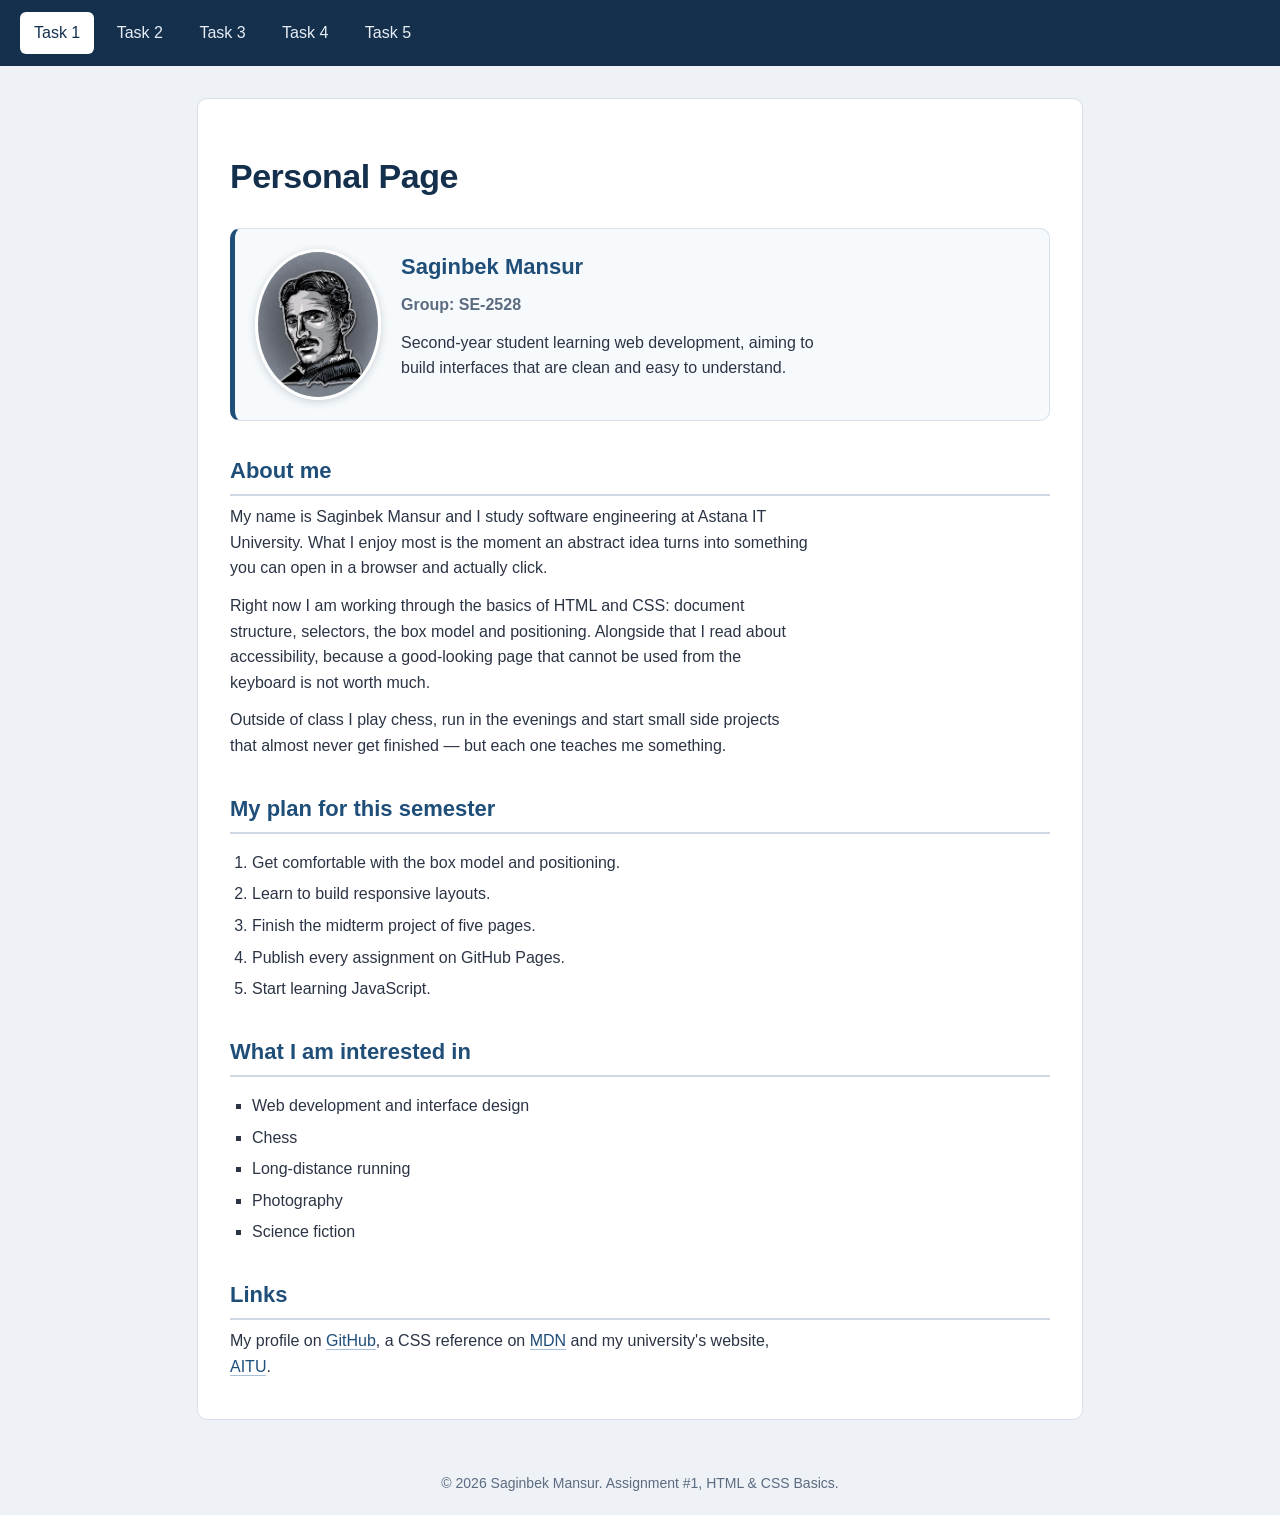
<file: index.html>
<!DOCTYPE html>
<html lang="en">
<head>
  <meta charset="UTF-8">
  <meta name="viewport" content="width=device-width, initial-scale=1.0">
  <title>Task 1 — Personal Page</title>
  <link rel="stylesheet" href="styles.css">
</head>
<body>

  <nav class="navbar">
    <a class="nav-link active" href="index.html">Task 1</a>
    <a class="nav-link" href="task2.html">Task 2</a>
    <a class="nav-link" href="task3.html">Task 3</a>
    <a class="nav-link" href="task4.html">Task 4</a>
    <a class="nav-link" href="task5.html">Task 5</a>
  </nav>

  <main class="page">

    <h1 id="page-title">Personal Page</h1>

    <section class="profile-card">
      <img class="avatar" src="nikola-tesla-3909844_1280.jpg" alt="Portrait of Saginbek Mansur">
      <div class="profile-info">
        <h2>Saginbek Mansur</h2>
        <p class="group">Group: SE-2528</p>
        <p>Second-year student learning web development, aiming to build
           interfaces that are clean and easy to understand.</p>
      </div>
    </section>

    <h2>About me</h2>
    <p>
      My name is Saginbek Mansur and I study software engineering at
      Astana IT University. What I enjoy most is the moment an abstract idea
      turns into something you can open in a browser and actually click.
    </p>
    <p>
      Right now I am working through the basics of HTML and CSS: document
      structure, selectors, the box model and positioning. Alongside that I read
      about accessibility, because a good-looking page that cannot be used from
      the keyboard is not worth much.
    </p>
    <p>
      Outside of class I play chess, run in the evenings and start small side
      projects that almost never get finished — but each one teaches me something.
    </p>

    <h2>My plan for this semester</h2>
    <ol class="plan-list">
      <li>Get comfortable with the box model and positioning.</li>
      <li>Learn to build responsive layouts.</li>
      <li>Finish the midterm project of five pages.</li>
      <li>Publish every assignment on GitHub Pages.</li>
      <li>Start learning JavaScript.</li>
    </ol>

    <h2>What I am interested in</h2>
    <ul class="hobby-list">
      <li>Web development and interface design</li>
      <li>Chess</li>
      <li>Long-distance running</li>
      <li>Photography</li>
      <li>Science fiction</li>
    </ul>

    <h2>Links</h2>
    <p>
      My profile on <a href="https://github.com/soqyrbala" target="_blank" rel="noopener">GitHub</a>,
      a CSS reference on <a href="https://developer.mozilla.org/en-US/docs/Web/CSS" target="_blank" rel="noopener">MDN</a>
      and my university's website, <a href="https://astanait.edu.kz/" target="_blank" rel="noopener">AITU</a>.
    </p>

  </main>

  <footer class="footer">
    <p>&copy; 2026 Saginbek Mansur. Assignment #1, HTML &amp; CSS Basics.</p>
  </footer>

</body>
</html>
</file>
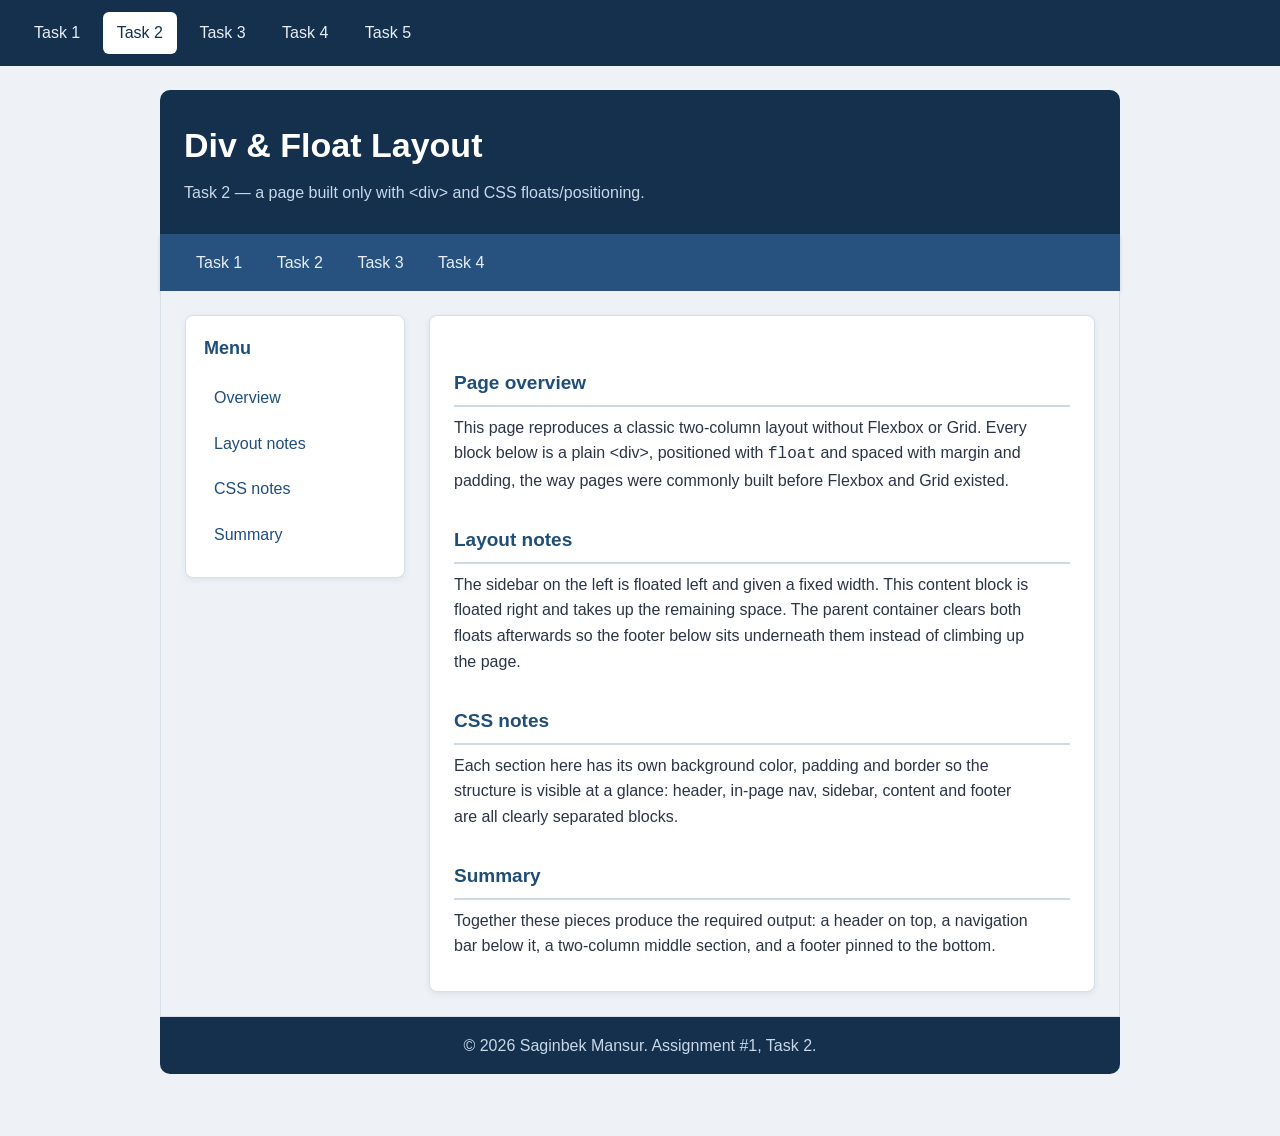
<file: task2.html>
<!DOCTYPE html>
<html lang="en">
<head>
  <meta charset="UTF-8">
  <meta name="viewport" content="width=device-width, initial-scale=1.0">
  <title>Task 2 — Div &amp; Float Layout</title>
  <link rel="stylesheet" href="styles.css">
</head>
<body>

  <nav class="navbar">
    <a class="nav-link" href="index.html">Task 1</a>
    <a class="nav-link active" href="task2.html">Task 2</a>
    <a class="nav-link" href="task3.html">Task 3</a>
    <a class="nav-link" href="task4.html">Task 4</a>
    <a class="nav-link" href="task5.html">Task 5</a>
  </nav>

  <div class="layout">

    <div class="site-header">
      <h1>Div &amp; Float Layout</h1>
      <p>Task 2 — a page built only with &lt;div&gt; and CSS floats/positioning.</p>
    </div>

    <div class="section-nav">
      <a href="index.html">Task 1</a>
      <a href="task2.html">Task 2</a>
      <a href="task3.html">Task 3</a>
      <a href="task4.html">Task 4</a>
    </div>

    <div class="body-columns">

      <div class="sidebar">
        <h2>Menu</h2>
        <ul>
          <li><a href="#overview">Overview</a></li>
          <li><a href="#layout-notes">Layout notes</a></li>
          <li><a href="#css-notes">CSS notes</a></li>
          <li><a href="#summary">Summary</a></li>
        </ul>
      </div>

      <div class="content">
        <h2 id="overview">Page overview</h2>
        <p>
          This page reproduces a classic two-column layout without Flexbox or
          Grid. Every block below is a plain &lt;div&gt;, positioned with
          <code>float</code> and spaced with margin and padding, the way pages
          were commonly built before Flexbox and Grid existed.
        </p>

        <h2 id="layout-notes">Layout notes</h2>
        <p>
          The sidebar on the left is floated left and given a fixed width.
          This content block is floated right and takes up the remaining
          space. The parent container clears both floats afterwards so the
          footer below sits underneath them instead of climbing up the page.
        </p>

        <h2 id="css-notes">CSS notes</h2>
        <p>
          Each section here has its own background color, padding and border
          so the structure is visible at a glance: header, in-page nav,
          sidebar, content and footer are all clearly separated blocks.
        </p>

        <h2 id="summary">Summary</h2>
        <p>
          Together these pieces produce the required output: a header on
          top, a navigation bar below it, a two-column middle section, and
          a footer pinned to the bottom.
        </p>
      </div>

    </div>

    <div class="site-footer">
      <p>&copy; 2026 Saginbek Mansur. Assignment #1, Task 2.</p>
    </div>

  </div>

</body>
</html>
</file>
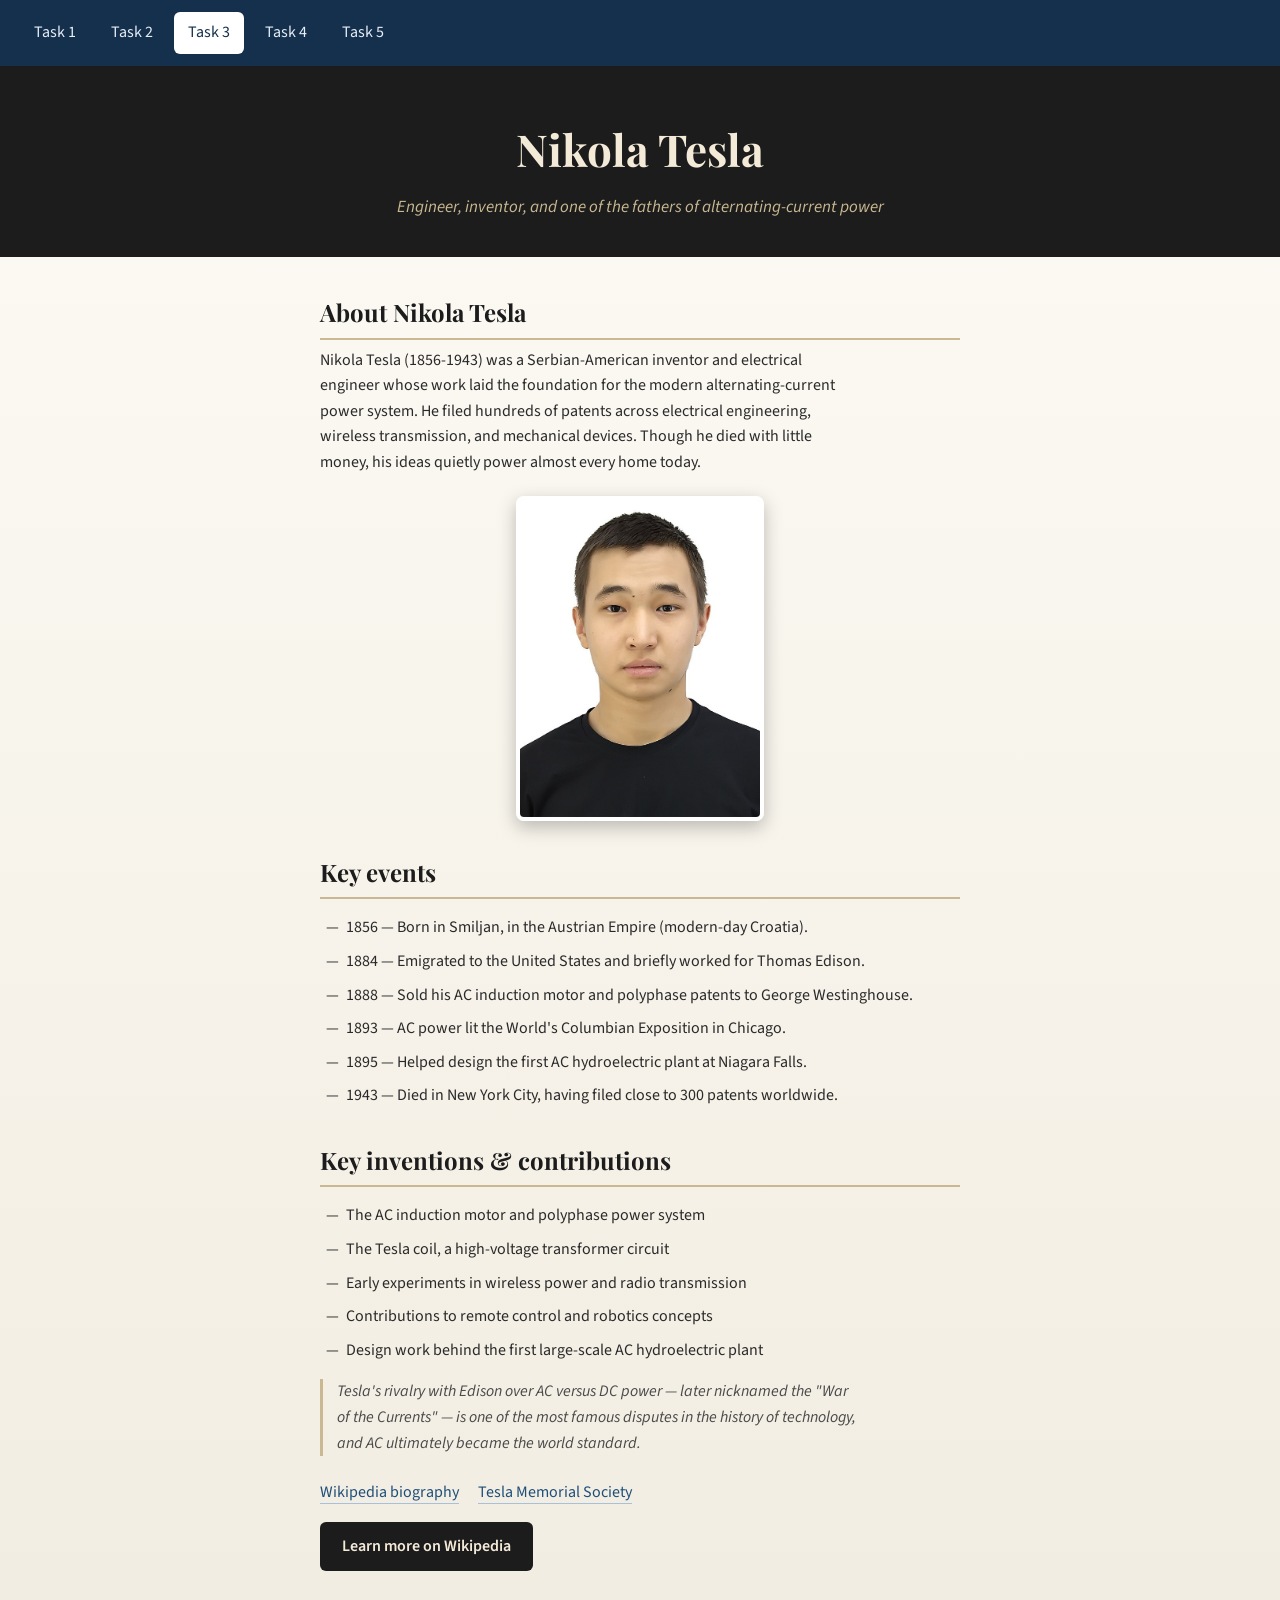
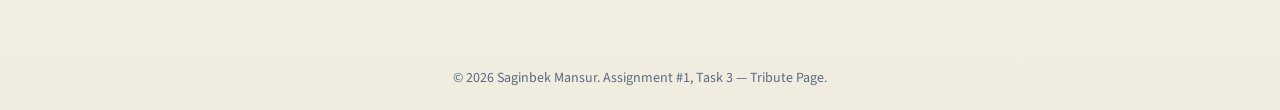
<file: task3.html>
<!DOCTYPE html>
<html lang="en">
<head>
  <meta charset="UTF-8">
  <meta name="viewport" content="width=device-width, initial-scale=1.0">
  <title>Task 3 — Tribute Page: Nikola Tesla</title>

  <link rel="preconnect" href="https://fonts.googleapis.com">
  <link rel="preconnect" href="https://fonts.gstatic.com" crossorigin>
  <link href="https://fonts.googleapis.com/css2?family=Playfair+Display:wght@600;700&family=Source+Sans+3:wght@400;600&display=swap" rel="stylesheet">

  <link rel="stylesheet" href="styles.css">
</head>
<body class="tribute-page">

  <nav class="navbar">
    <a class="nav-link" href="index.html">Task 1</a>
    <a class="nav-link" href="task2.html">Task 2</a>
    <a class="nav-link active" href="task3.html">Task 3</a>
    <a class="nav-link" href="task4.html">Task 4</a>
    <a class="nav-link" href="task5.html">Task 5</a>
  </nav>

  <header class="tribute-header">
    <h1>Nikola Tesla</h1>
    <h3>Engineer, inventor, and one of the fathers of alternating-current power</h3>
  </header>

  <main class="content">

    <h2>About Nikola Tesla</h2>
    <p>
      Nikola Tesla (1856-1943) was a Serbian-American inventor and electrical
      engineer whose work laid the foundation for the modern alternating-current
      power system. He filed hundreds of patents across electrical engineering,
      wireless transmission, and mechanical devices. Though he died with little
      money, his ideas quietly power almost every home today.
    </p>

    <img class="portrait"
         src="photo_2026-09-18_08-46-28.jpg"
         alt="Illustrated portrait of Nikola Tesla in formal early-1900s attire">

    <h2>Key events</h2>
    <ol class="tribute-list">
      <li>1856 — Born in Smiljan, in the Austrian Empire (modern-day Croatia).</li>
      <li>1884 — Emigrated to the United States and briefly worked for Thomas Edison.</li>
      <li>1888 — Sold his AC induction motor and polyphase patents to George Westinghouse.</li>
      <li>1893 — AC power lit the World's Columbian Exposition in Chicago.</li>
      <li>1895 — Helped design the first AC hydroelectric plant at Niagara Falls.</li>
      <li>1943 — Died in New York City, having filed close to 300 patents worldwide.</li>
    </ol>

    <h2>Key inventions &amp; contributions</h2>
    <ul class="tribute-list">
      <li>The AC induction motor and polyphase power system</li>
      <li>The Tesla coil, a high-voltage transformer circuit</li>
      <li>Early experiments in wireless power and radio transmission</li>
      <li>Contributions to remote control and robotics concepts</li>
      <li>Design work behind the first large-scale AC hydroelectric plant</li>
    </ul>

    <p class="closing">
      Tesla's rivalry with Edison over AC versus DC power — later nicknamed the
      "War of the Currents" — is one of the most famous disputes in the history
      of technology, and AC ultimately became the world standard.
    </p>

    <div class="links">
      <a href="https://en.wikipedia.org/wiki/Nikola_Tesla" target="_blank" rel="noopener">Wikipedia biography</a>
      <a href="https://teslasociety.com/" target="_blank" rel="noopener">Tesla Memorial Society</a>
    </div>

    <a class="btn" href="https://en.wikipedia.org/wiki/Nikola_Tesla" target="_blank" rel="noopener">Learn more on Wikipedia</a>

  </main>

  <footer class="footer">
    <p>&copy; 2026 Saginbek Mansur. Assignment #1, Task 3 — Tribute Page.</p>
  </footer>

</body>
</html>
</file>
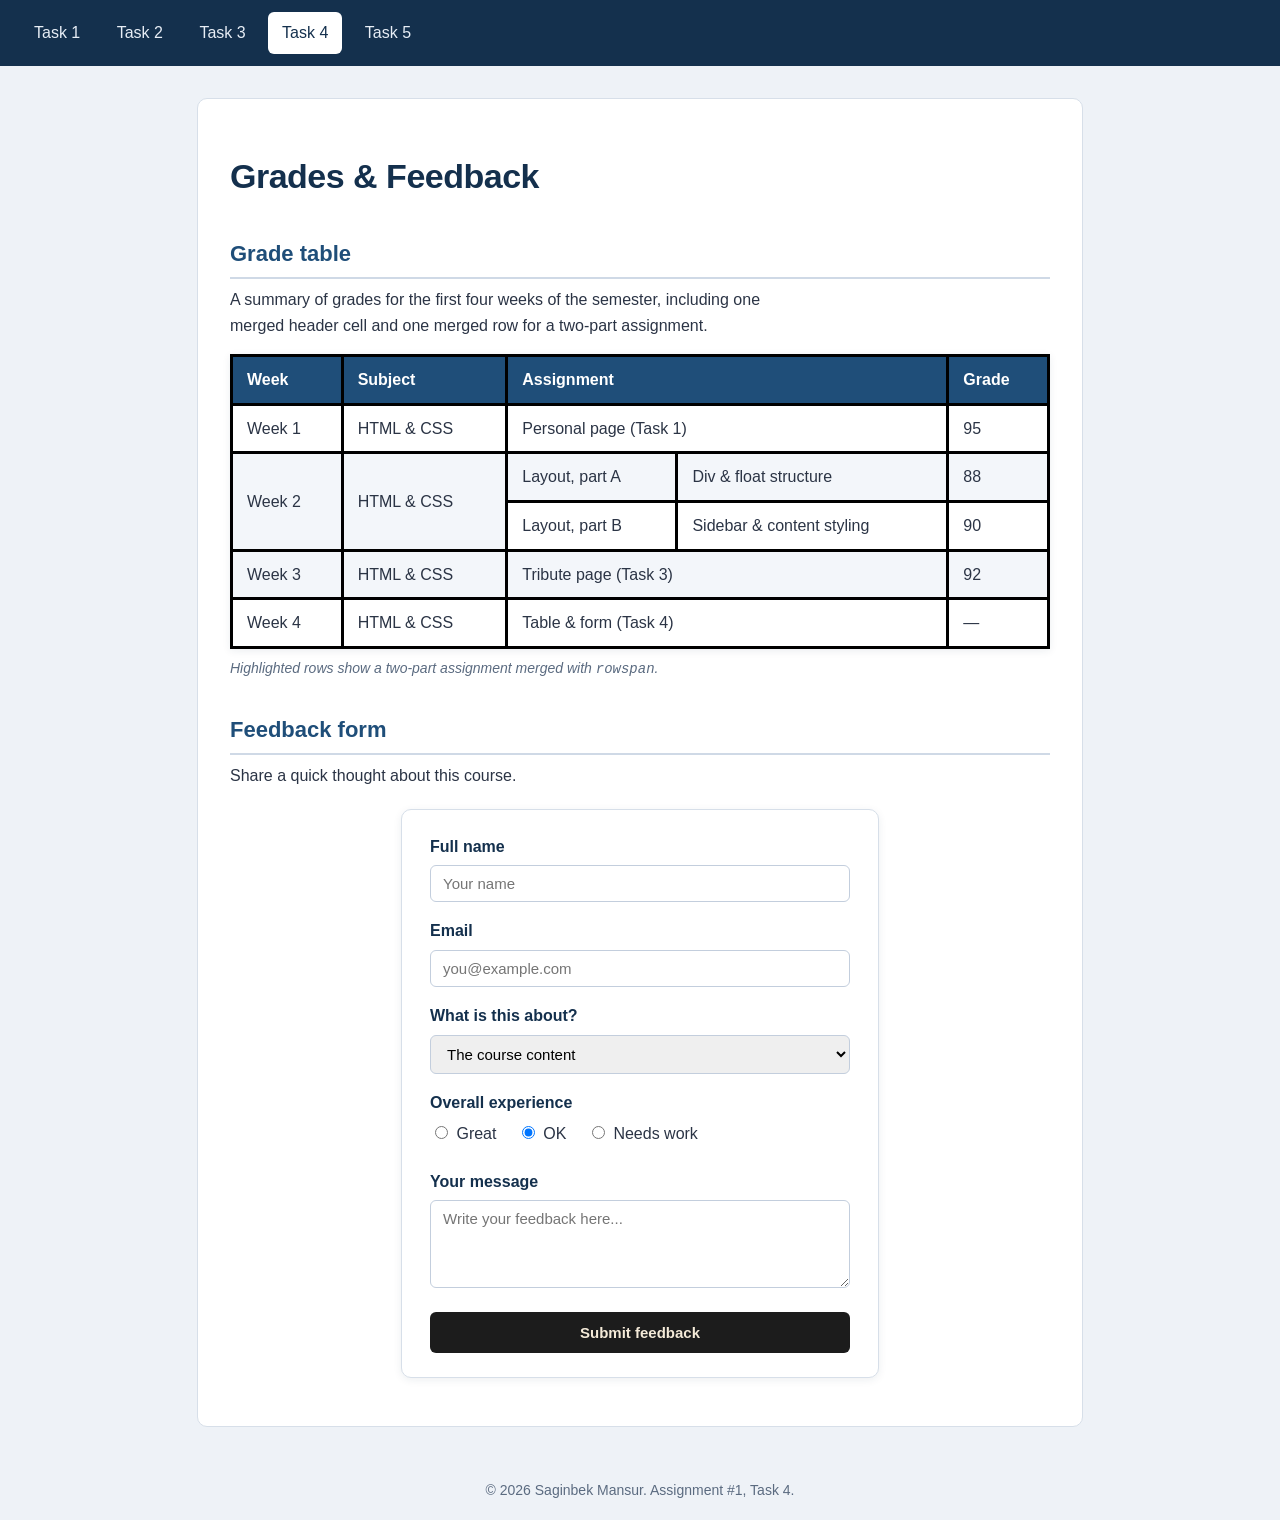
<file: task4.html>
<!DOCTYPE html>
<html lang="en">
<head>
  <meta charset="UTF-8">
  <meta name="viewport" content="width=device-width, initial-scale=1.0">
  <title>Task 4 — Table &amp; Form</title>
  <link rel="stylesheet" href="styles.css">
</head>
<body>

  <nav class="navbar">
    <a class="nav-link" href="index.html">Task 1</a>
    <a class="nav-link" href="task2.html">Task 2</a>
    <a class="nav-link" href="task3.html">Task 3</a>
    <a class="nav-link active" href="task4.html">Task 4</a>
    <a class="nav-link" href="task5.html">Task 5</a>
  </nav>

  <main class="page">

    <h1 id="page-title">Grades &amp; Feedback</h1>

    <h2>Grade table</h2>
    <p>
      A summary of grades for the first four weeks of the semester, including
      one merged header cell and one merged row for a two-part assignment.
    </p>

    <table class="grades-table">
      <thead>
        <tr>
          <th>Week</th>
          <th>Subject</th>
          <th colspan="2">Assignment</th>
          <th>Grade</th>
        </tr>
      </thead>
      <tbody>
        <tr>
          <td>Week 1</td>
          <td>HTML &amp; CSS</td>
          <td colspan="2">Personal page (Task 1)</td>
          <td>95</td>
        </tr>
        <tr class="highlight-row">
          <td rowspan="2">Week 2</td>
          <td rowspan="2">HTML &amp; CSS</td>
          <td>Layout, part A</td>
          <td>Div &amp; float structure</td>
          <td>88</td>
        </tr>
        <tr class="highlight-row">
          <td>Layout, part B</td>
          <td>Sidebar &amp; content styling</td>
          <td>90</td>
        </tr>
        <tr>
          <td>Week 3</td>
          <td>HTML &amp; CSS</td>
          <td colspan="2">Tribute page (Task 3)</td>
          <td>92</td>
        </tr>
        <tr>
          <td>Week 4</td>
          <td>HTML &amp; CSS</td>
          <td colspan="2">Table &amp; form (Task 4)</td>
          <td>—</td>
        </tr>
      </tbody>
    </table>
    <p class="table-note">Highlighted rows show a two-part assignment merged with <code>rowspan</code>.</p>

    <h2>Feedback form</h2>
    <p>Share a quick thought about this course.</p>

    <form class="feedback-form" id="feedback-form" action="#" method="post">

      <div class="form-row">
        <label for="full-name">Full name</label>
        <input type="text" id="full-name" name="full-name" placeholder="Your name" required>
      </div>

      <div class="form-row">
        <label for="email">Email</label>
        <input type="email" id="email" name="email" placeholder="you@example.com" required>
      </div>

      <div class="form-row">
        <label for="topic">What is this about?</label>
        <select id="topic" name="topic">
          <option value="course">The course content</option>
          <option value="assignment">This assignment</option>
          <option value="platform">The Moodle platform</option>
          <option value="other">Something else</option>
        </select>
      </div>

      <div class="form-row">
        <span class="form-label">Overall experience</span>
        <div class="radio-group">
          <label><input type="radio" name="experience" value="great"> Great</label>
          <label><input type="radio" name="experience" value="ok" checked> OK</label>
          <label><input type="radio" name="experience" value="poor"> Needs work</label>
        </div>
      </div>

      <div class="form-row">
        <label for="message">Your message</label>
        <textarea id="message" name="message" rows="4" placeholder="Write your feedback here..."></textarea>
      </div>

      <button type="submit" class="btn submit-btn">Submit feedback</button>

    </form>

  </main>

  <footer class="footer">
    <p>&copy; 2026 Saginbek Mansur. Assignment #1, Task 4.</p>
  </footer>

</body>
</html>
</file>
<file: styles.css>
body {
  margin: 0;
  background-color: #eef2f7;
  font-family: "Segoe UI", Tahoma, Geneva, sans-serif;
  font-size: 16px;
  line-height: 1.6;
  color: #2b3445;
}

h1 {
  font-size: 34px;
  margin-bottom: 24px;
}

h2 {
  font-size: 22px;
  color: #1f4e79;
  margin-top: 32px;
  margin-bottom: 8px;
  padding-bottom: 6px;
  border-bottom: 2px solid #cfd9e6;
}

p {
  margin: 0 0 12px;
  max-width: 65ch;
}

a {
  color: #1f4e79;
  text-decoration: none;
  border-bottom: 1px solid #a8c0da;
  transition: color 0.2s, border-color 0.2s;
}

a:hover {
  color: #c2410c;
  border-bottom-color: #c2410c;
}

a:focus-visible {
  outline: 2px solid #c2410c;
  outline-offset: 2px;
}

#page-title {
  color: #14304d;
  letter-spacing: -0.5px;
}

.navbar {
  background-color: #14304d;
  padding: 12px 20px;
}

.nav-link {
  display: inline-block;
  color: #e8eef6;
  padding: 8px 14px;
  margin-right: 4px;
  border: none;
  border-radius: 6px;
}

.nav-link:hover {
  background-color: #27527f;
  color: #ffffff;
}

.nav-link.active {
  background-color: #ffffff;
  color: #14304d;
}

.page {
  max-width: 820px;
  margin: 32px auto;
  padding: 28px 32px;
  background-color: #ffffff;
  border: 1px solid #d7dfe9;
  border-radius: 10px;
}

.profile-card {
  display: block;
  background-color: #f7fafc;
  border: 1px solid #d7dfe9;
  border-left: 5px solid #1f4e79;
  border-radius: 10px;
  padding: 20px;
  overflow: hidden;
}

.avatar {
  float: left;
  width: 120px;
  max-width: 100%;
  margin-right: 20px;
  border: 3px solid #ffffff;
  border-radius: 50%;
  box-shadow: 0 2px 8px rgba(20, 48, 77, 0.2);
}

.profile-info h2 {
  margin-top: 0;
  border-bottom: none;
  padding-bottom: 0;
}

.group {
  font-weight: bold;
  color: #5b6b80;
}

.plan-list {
  padding-left: 22px;
}

.plan-list li {
  margin-bottom: 6px;
}

.hobby-list {
  list-style-type: square;
  padding-left: 22px;
}

.hobby-list li {
  margin-bottom: 6px;
}

.footer {
  text-align: center;
  padding: 20px;
  color: #5b6b80;
  font-size: 14px;
}

.footer p {
  max-width: none;
  margin: 0;
}

@media (max-width: 600px) {
  .page {
    margin: 16px;
    padding: 20px;
  }

  h1 {
    font-size: 26px;
  }

  .avatar {
    float: none;
    display: block;
    margin: 0 auto 16px;
  }

  .profile-card {
    text-align: center;
  }
}

.layout {
  max-width: 960px;
  margin: 24px auto;
  padding: 0 16px 40px;
}

.site-header {
  background-color: #14304d;
  color: #ffffff;
  padding: 28px 24px;
  border-radius: 10px 10px 0 0;
}

.site-header h1 {
  margin: 0 0 8px;
  color: #ffffff;
}

.site-header p {
  margin: 0;
  color: #c9d8e8;
  max-width: none;
}

.section-nav {
  background-color: #27527f;
  padding: 10px 24px;
  box-shadow: 0 2px 4px rgba(0, 0, 0, 0.15);
}

.section-nav a {
  display: inline-block;
  color: #e8eef6;
  border-bottom: none;
  padding: 6px 12px;
  margin-right: 6px;
  border-radius: 6px;
}

.section-nav a:hover {
  background-color: #ffffff;
  color: #14304d;
}

.body-columns {
  background-color: #eef2f7;
  border: 1px solid #d7dfe9;
  border-top: none;
  padding: 24px;
  overflow: hidden;
}

.sidebar {
  float: left;
  width: 220px;
  box-sizing: border-box;
  background-color: #ffffff;
  border: 1px solid #d7dfe9;
  border-radius: 8px;
  padding: 18px;
  box-shadow: 0 2px 6px rgba(20, 48, 77, 0.08);
}

.sidebar h2 {
  margin-top: 0;
  font-size: 18px;
  border-bottom: none;
}

.sidebar ul {
  list-style: none;
  padding: 0;
  margin: 0;
}

.sidebar li {
  margin-bottom: 4px;
}

.sidebar a {
  display: block;
  padding: 8px 10px;
  border-bottom: none;
  border-radius: 6px;
  color: #1f4e79;
}

.sidebar a:hover {
  background-color: #eef2f7;
  color: #c2410c;
}

.content {
  float: right;
  width: calc(100% - 220px - 24px);
  box-sizing: border-box;
  background-color: #ffffff;
  border: 1px solid #d7dfe9;
  border-radius: 8px;
  padding: 20px 24px;
  box-shadow: 0 2px 6px rgba(20, 48, 77, 0.08);
}

.content h2 {
  font-size: 19px;
}

.site-footer {
  background-color: #14304d;
  color: #c9d8e8;
  text-align: center;
  padding: 16px;
  border-radius: 0 0 10px 10px;
}

.site-footer p {
  margin: 0;
  max-width: none;
  color: inherit;
}

@media (max-width: 700px) {
  .sidebar,
  .content {
    float: none;
    width: auto;
    margin-bottom: 16px;
  }
}

body.tribute-page {
  background: linear-gradient(180deg, #fdfbf6 0%, #f1ece0 100%);
  font-family: "Source Sans 3", "Segoe UI", sans-serif;
  color: #2a2a2a;
}

.tribute-header {
  background-color: #1c1c1c;
  color: #f4ead8;
  text-align: center;
  padding: 48px 20px 36px;
}

.tribute-header h1 {
  font-family: "Playfair Display", Georgia, serif;
  font-size: 44px;
  margin: 0 0 10px;
  color: #f4ead8;
}

.tribute-header h3 {
  font-weight: 400;
  font-style: italic;
  color: #c9b892;
  margin: 0;
  font-size: 17px;
}

body.tribute-page .content {
  float: none;
  width: auto;
  max-width: 680px;
  margin: 36px auto;
  padding: 0 20px 40px;
  background: none;
  border: none;
  box-shadow: none;
}

body.tribute-page .content h2 {
  font-family: "Playfair Display", Georgia, serif;
  font-size: 24px;
  color: #1c1c1c;
  border-bottom: 2px solid #c9b892;
}

.portrait {
  display: block;
  max-width: 240px;
  width: 100%;
  margin: 20px auto;
  border-radius: 8px;
  border: 4px solid #ffffff;
  box-shadow: 0 6px 18px rgba(0, 0, 0, 0.25);
}

.tribute-list {
  padding-left: 22px;
  list-style-type: "— ";
}

.tribute-list li {
  margin-bottom: 8px;
  padding-left: 4px;
}

.closing {
  font-style: italic;
  color: #4a4a4a;
  border-left: 3px solid #c9b892;
  padding-left: 14px;
}

.links {
  margin: 24px 0 16px;
}

.links a {
  margin-right: 16px;
}

.btn {
  display: inline-block;
  background-color: #1c1c1c;
  color: #f4ead8;
  border: none;
  border-radius: 6px;
  padding: 12px 22px;
  font-weight: 600;
  text-decoration: none;
}

.btn:hover {
  background-color: #c9b892;
  color: #1c1c1c;
}

@media (max-width: 600px) {
  .tribute-header h1 {
    font-size: 32px;
  }
}

.grades-table {
  border: 3px solid black;
  width: 100%;
  border-collapse: collapse;
  margin: 16px 0 8px;
  box-shadow: 0 2px 8px rgba(20, 48, 77, 0.08);
}

.grades-table caption {
  text-align: left;
  font-weight: 600;
  color: #14304d;
  margin-bottom: 8px;
}

.grades-table th,
.grades-table td {
  border: 3px solid black;
  padding: 10px 14px;
  text-align: left;
}

.grades-table thead th {
  background-color: #1f4e79;
  color: #ffffff;
  font-weight: 600;
}

.grades-table tbody tr:nth-child(even) {
  background-color: #f3f6fa;
}

.grades-table tbody tr:nth-child(odd) {
  background-color: #ffffff;
}

.grades-table .highlight-row {
  background-color: #fdf0dd;
}

.table-note {
  font-size: 14px;
  color: #5b6b80;
  font-style: italic;
}

.feedback-form {
  max-width: 420px;
  margin: 20px auto;
  background-color: #ffffff;
  border: 1px solid #d7dfe9;
  border-radius: 10px;
  padding: 24px 28px;
  box-shadow: 0 2px 8px rgba(20, 48, 77, 0.08);
}

.form-row {
  margin-bottom: 16px;
}

.form-row label,
.form-row .form-label {
  display: block;
  margin-bottom: 6px;
  font-weight: 600;
  color: #14304d;
}

.feedback-form input[type="text"],
.feedback-form input[type="email"],
.feedback-form select,
.feedback-form textarea {
  width: 100%;
  box-sizing: border-box;
  padding: 9px 12px;
  border: 1px solid #c3cedd;
  border-radius: 6px;
  font-family: inherit;
  font-size: 15px;
}

.feedback-form input:focus,
.feedback-form select:focus,
.feedback-form textarea:focus {
  outline: none;
  border-color: #1f4e79;
  box-shadow: 0 0 0 2px rgba(31, 78, 121, 0.15);
}

.radio-group label {
  display: inline-block;
  font-weight: 400;
  margin-right: 16px;
  color: #2b3445;
}

.radio-group input {
  margin-right: 4px;
}

.submit-btn {
  display: block;
  width: 100%;
  text-align: center;
  border: none;
  cursor: pointer;
  font-size: 15px;
}
</file>
